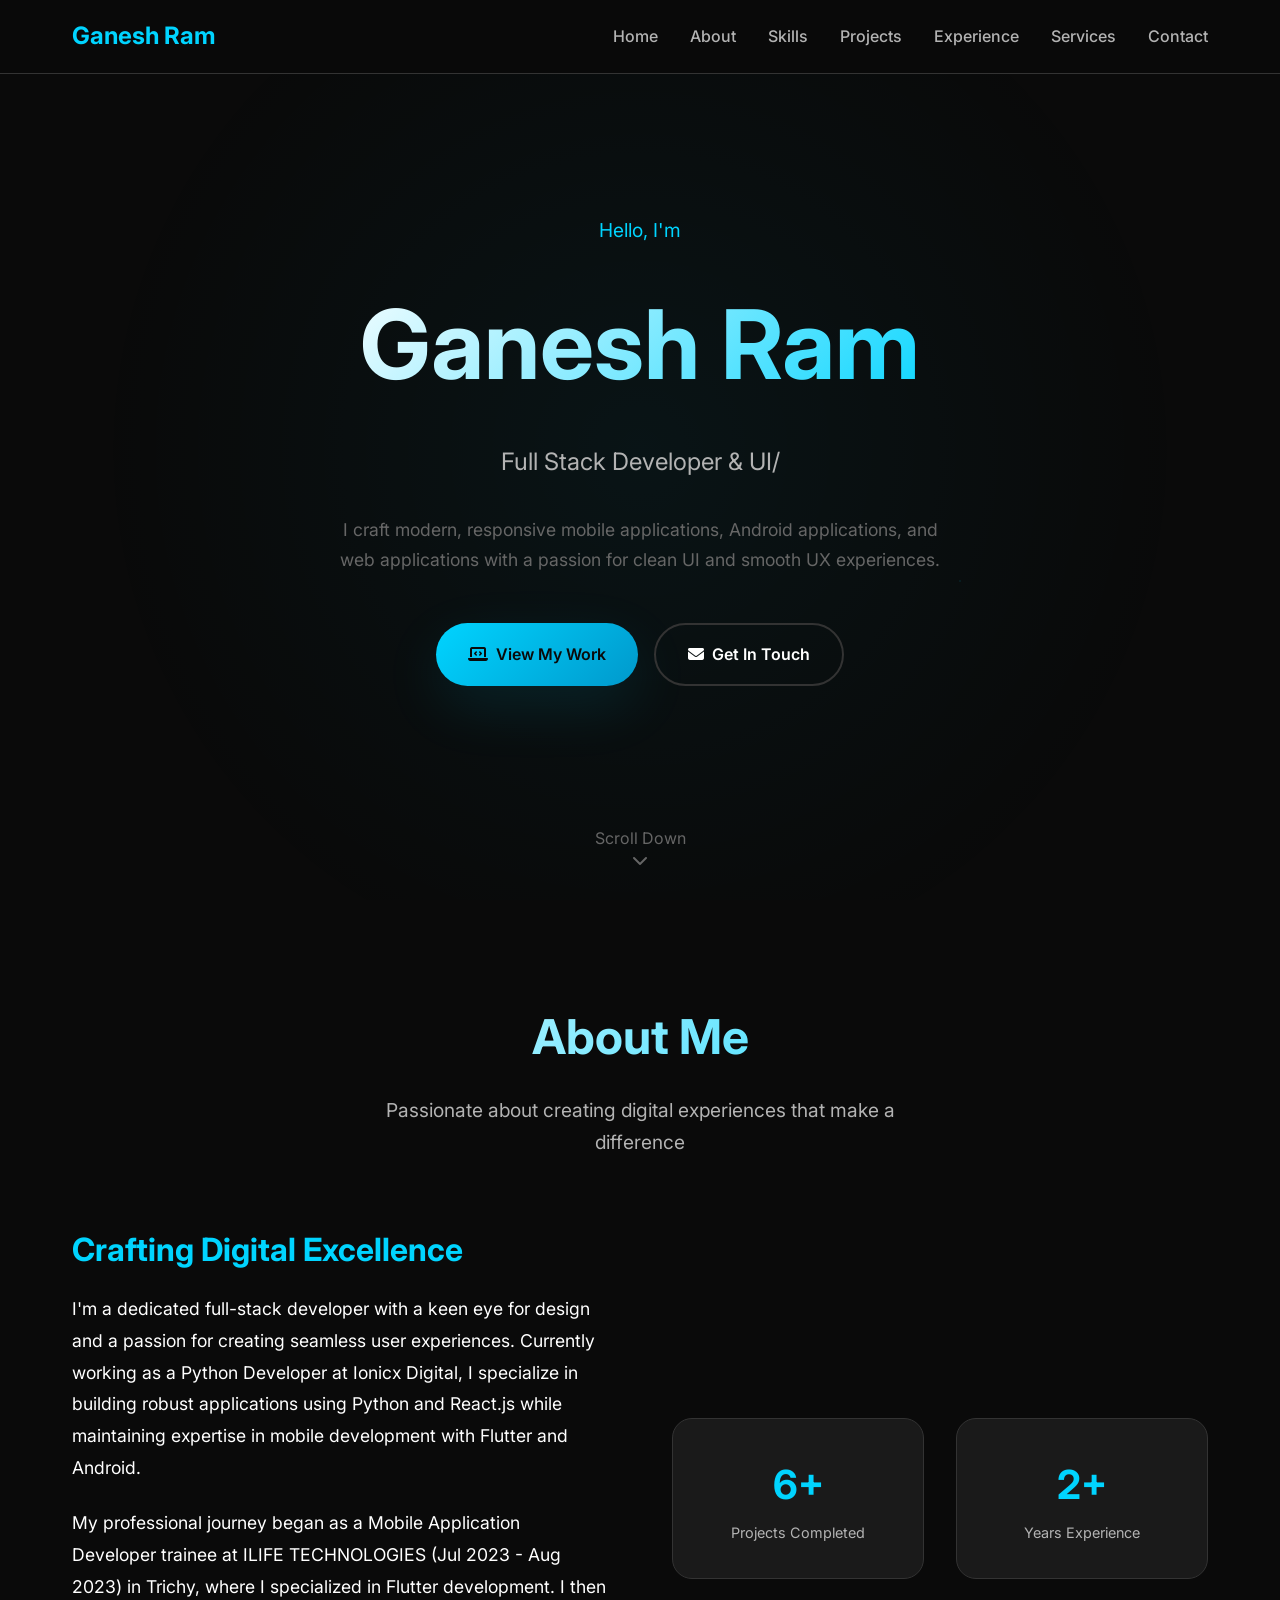
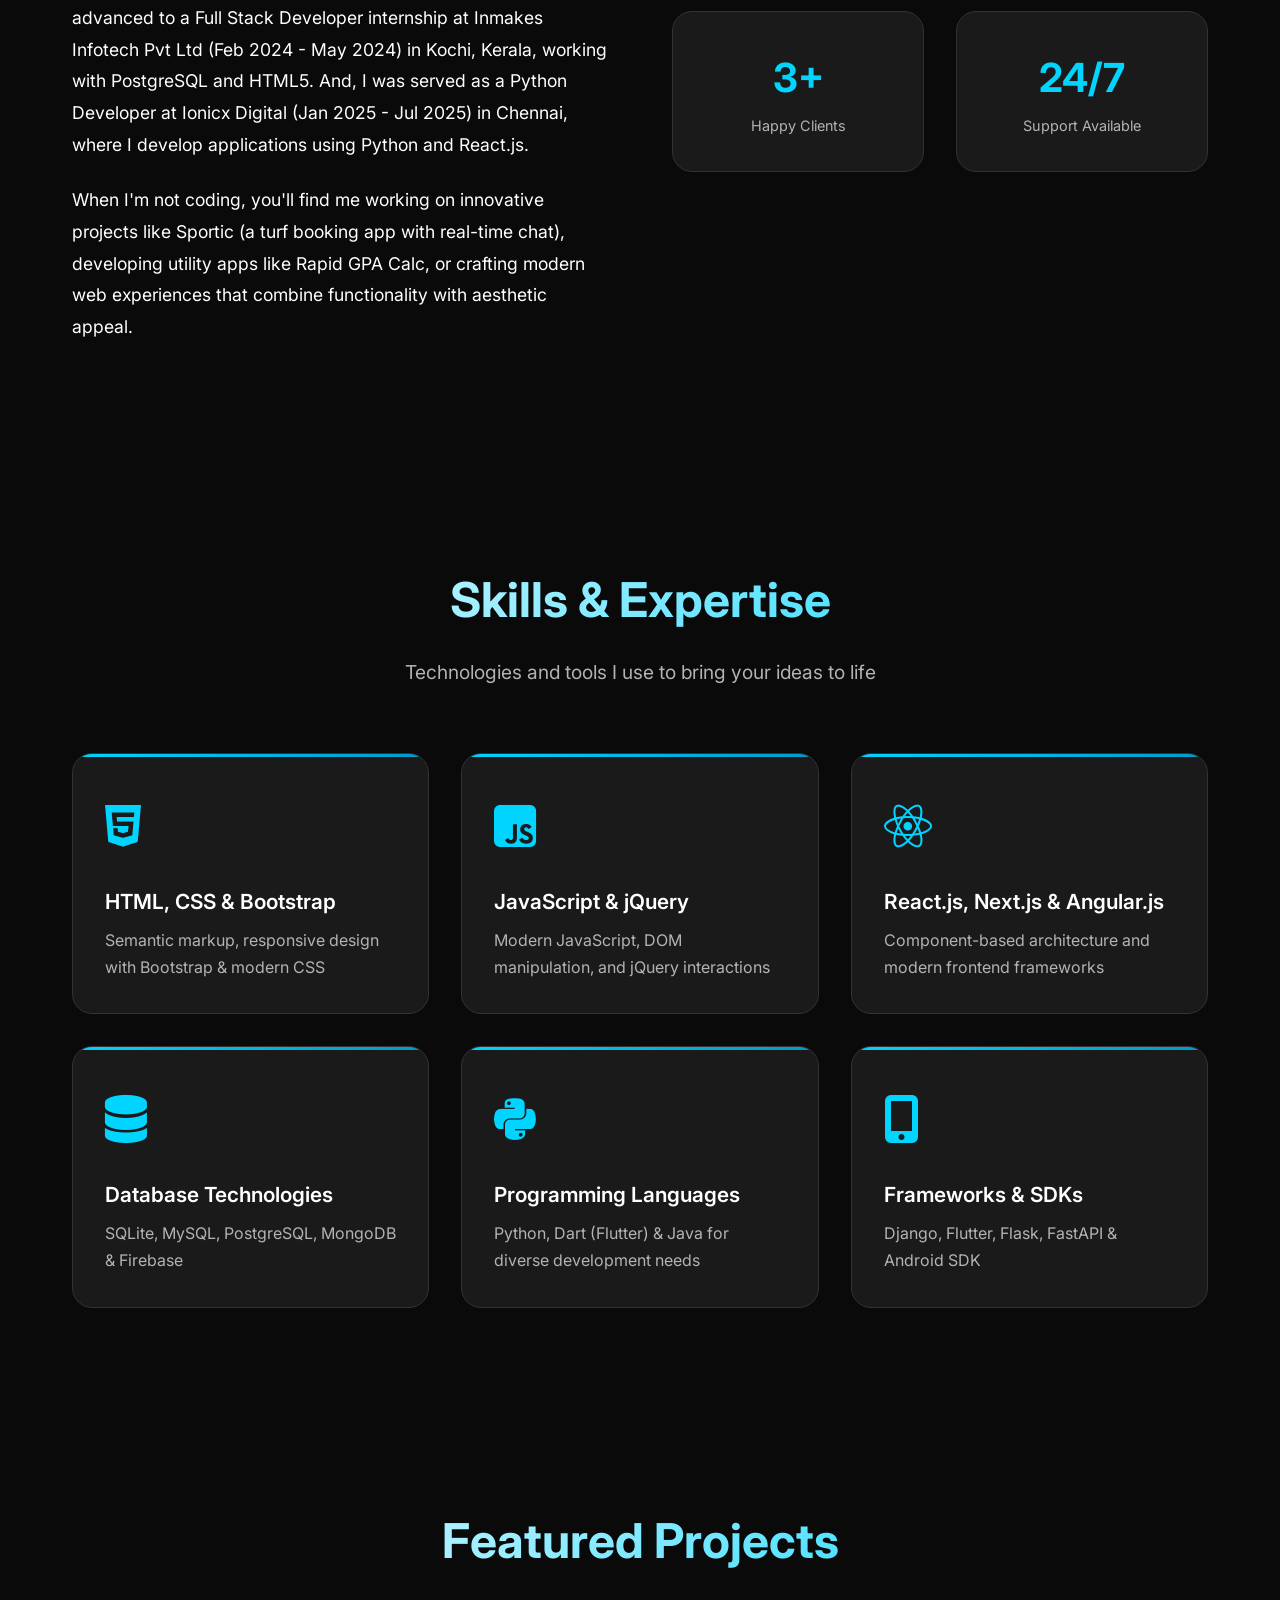
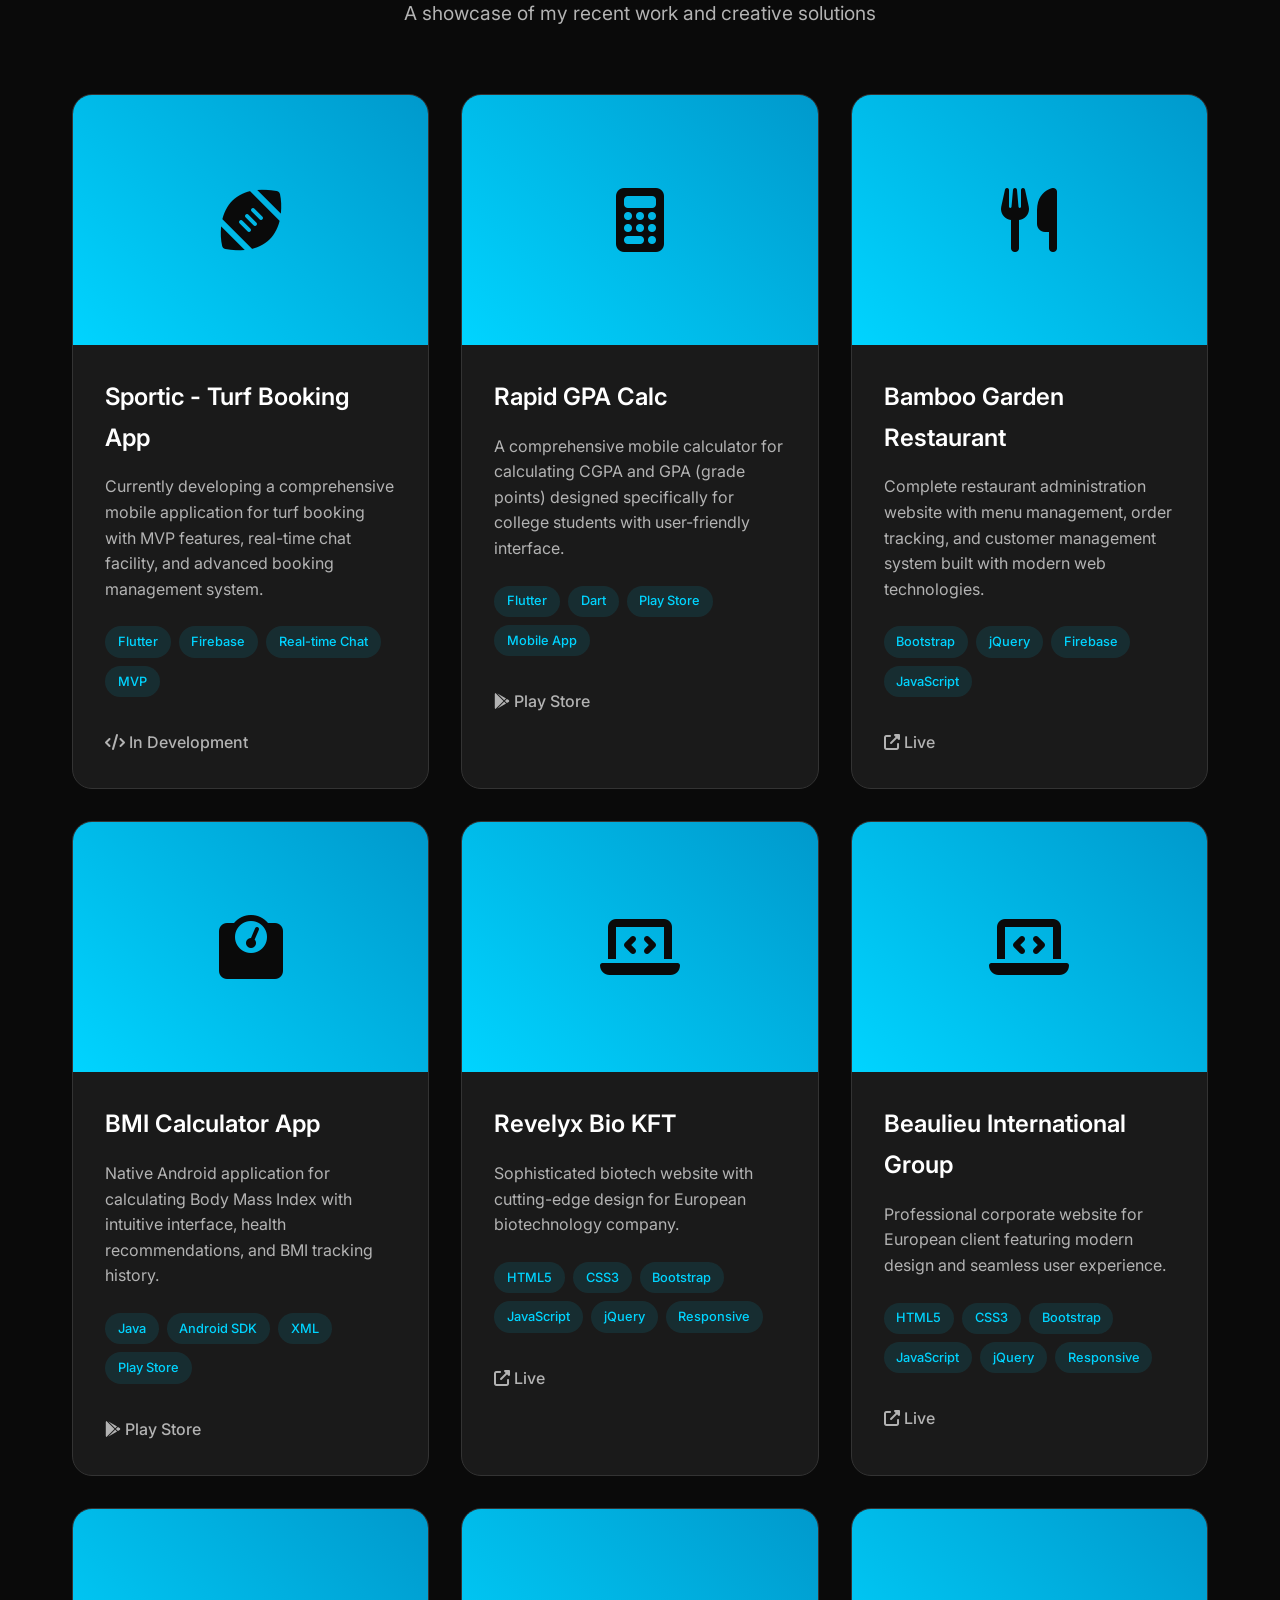
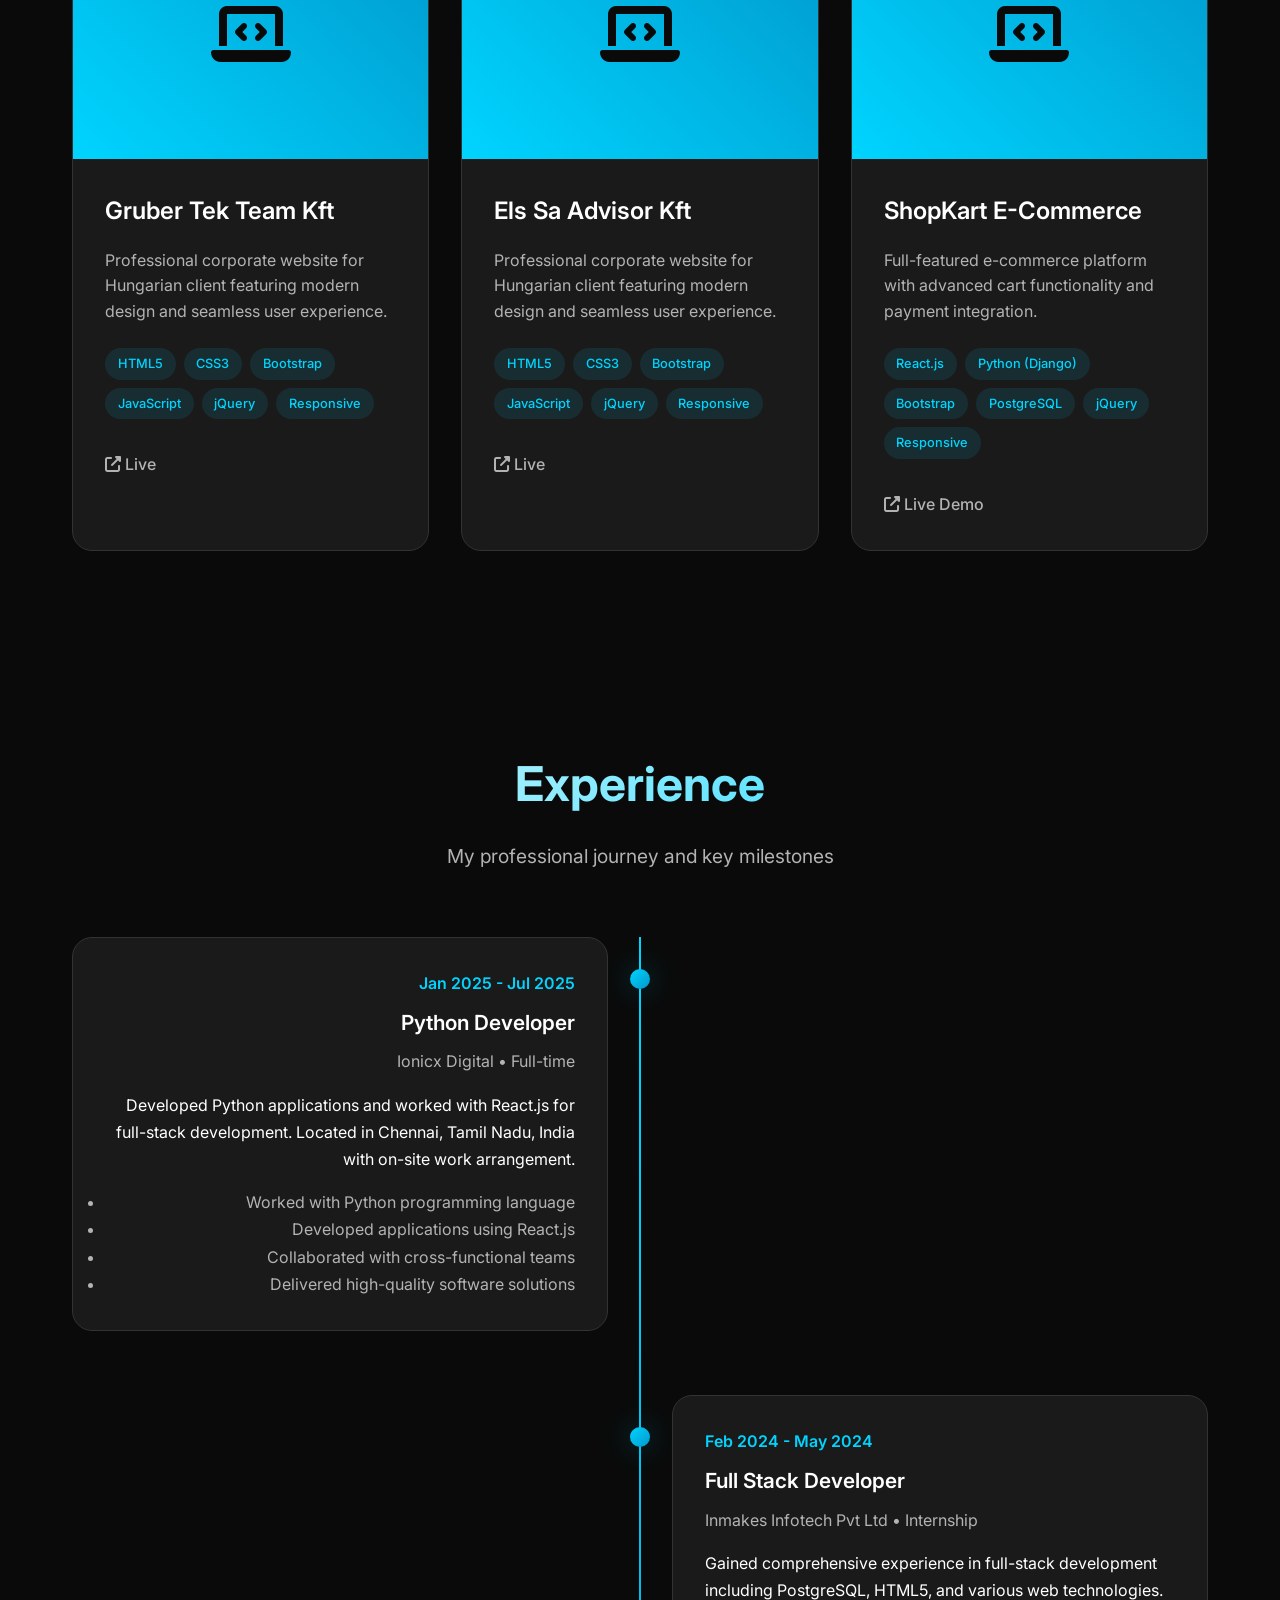
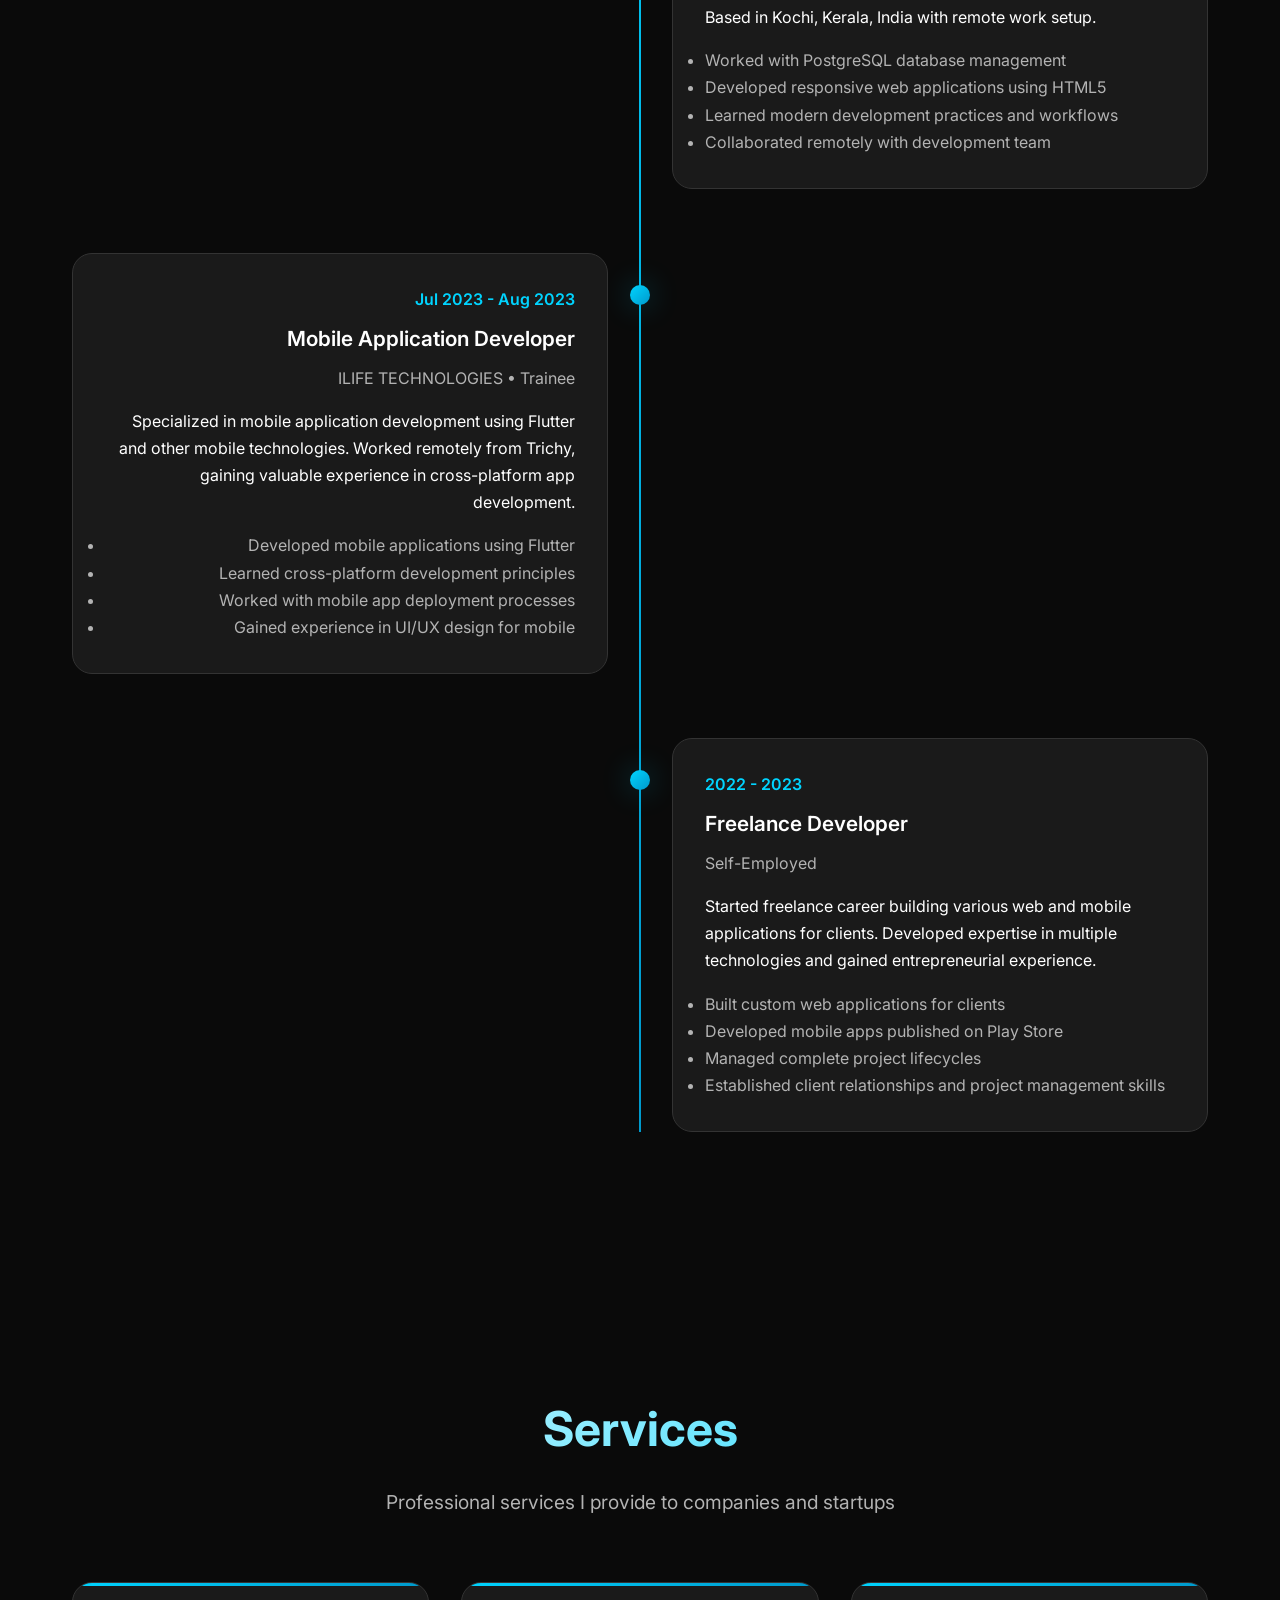
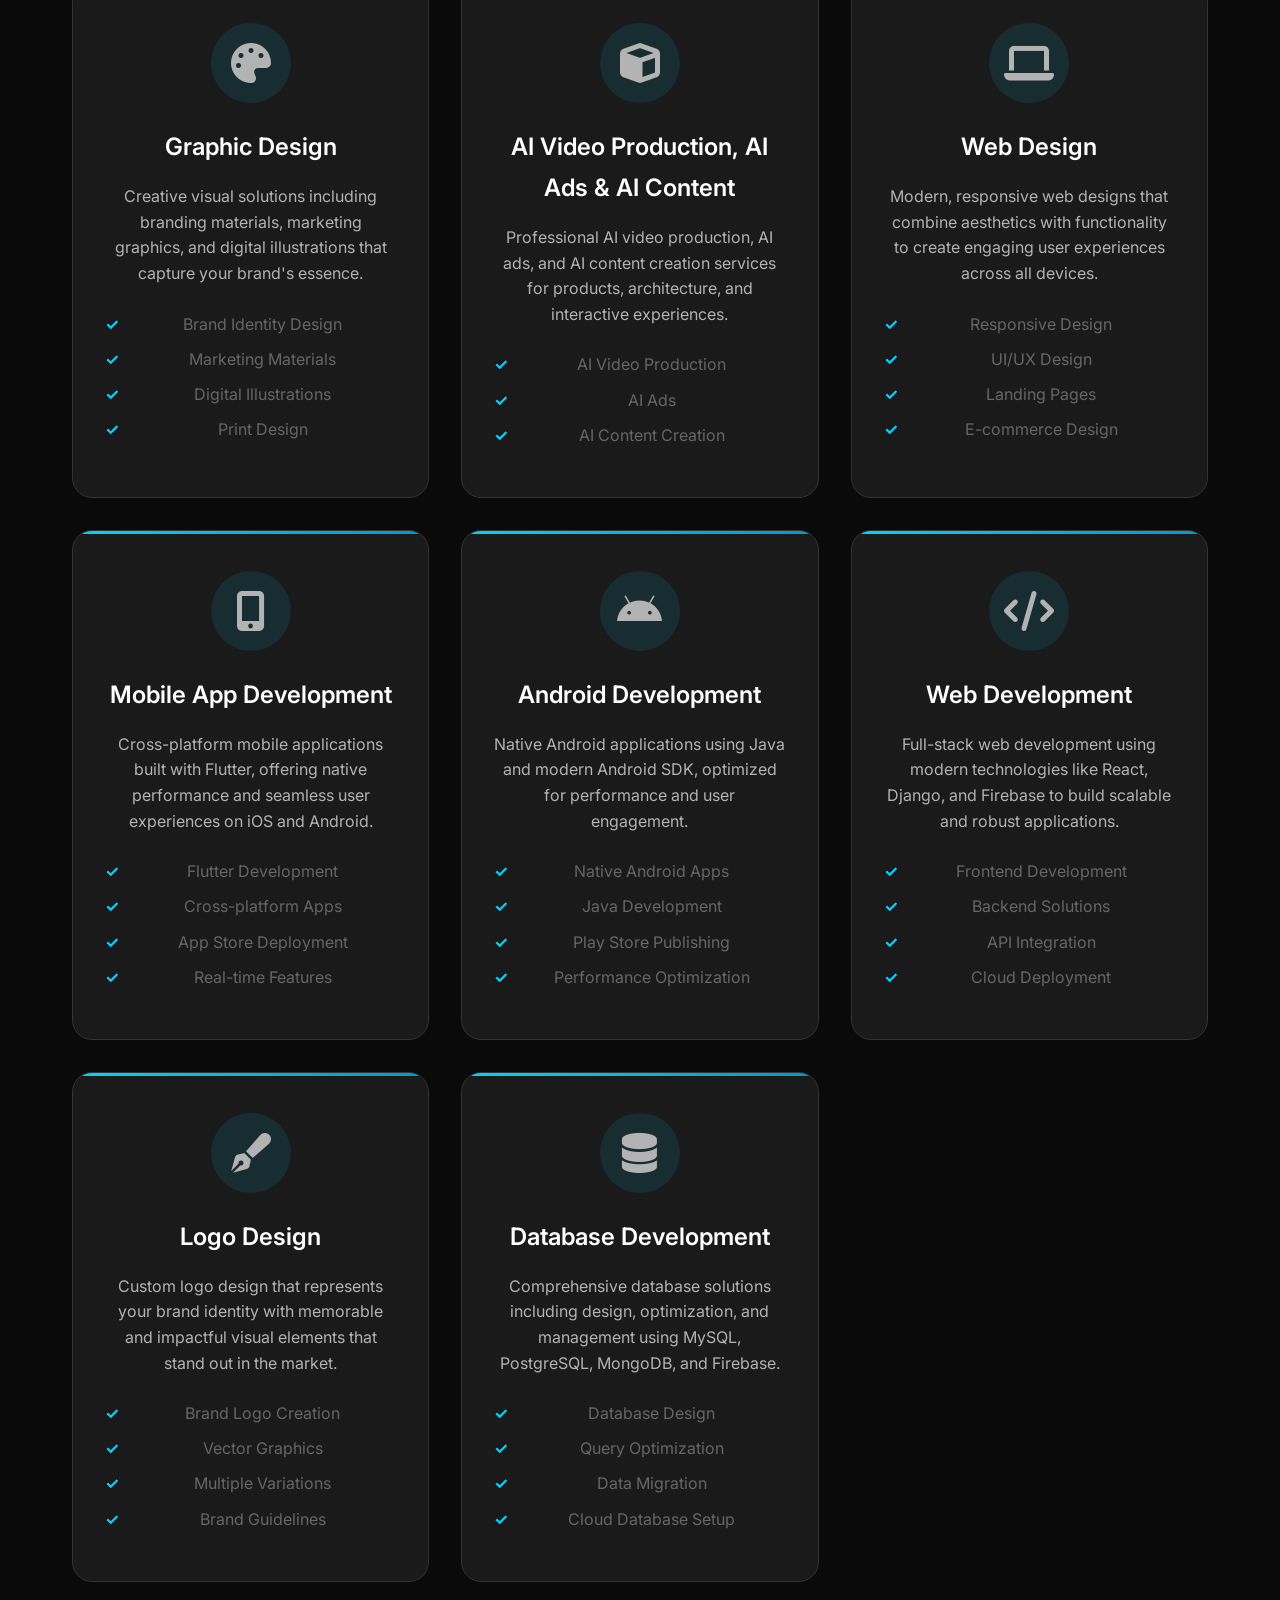
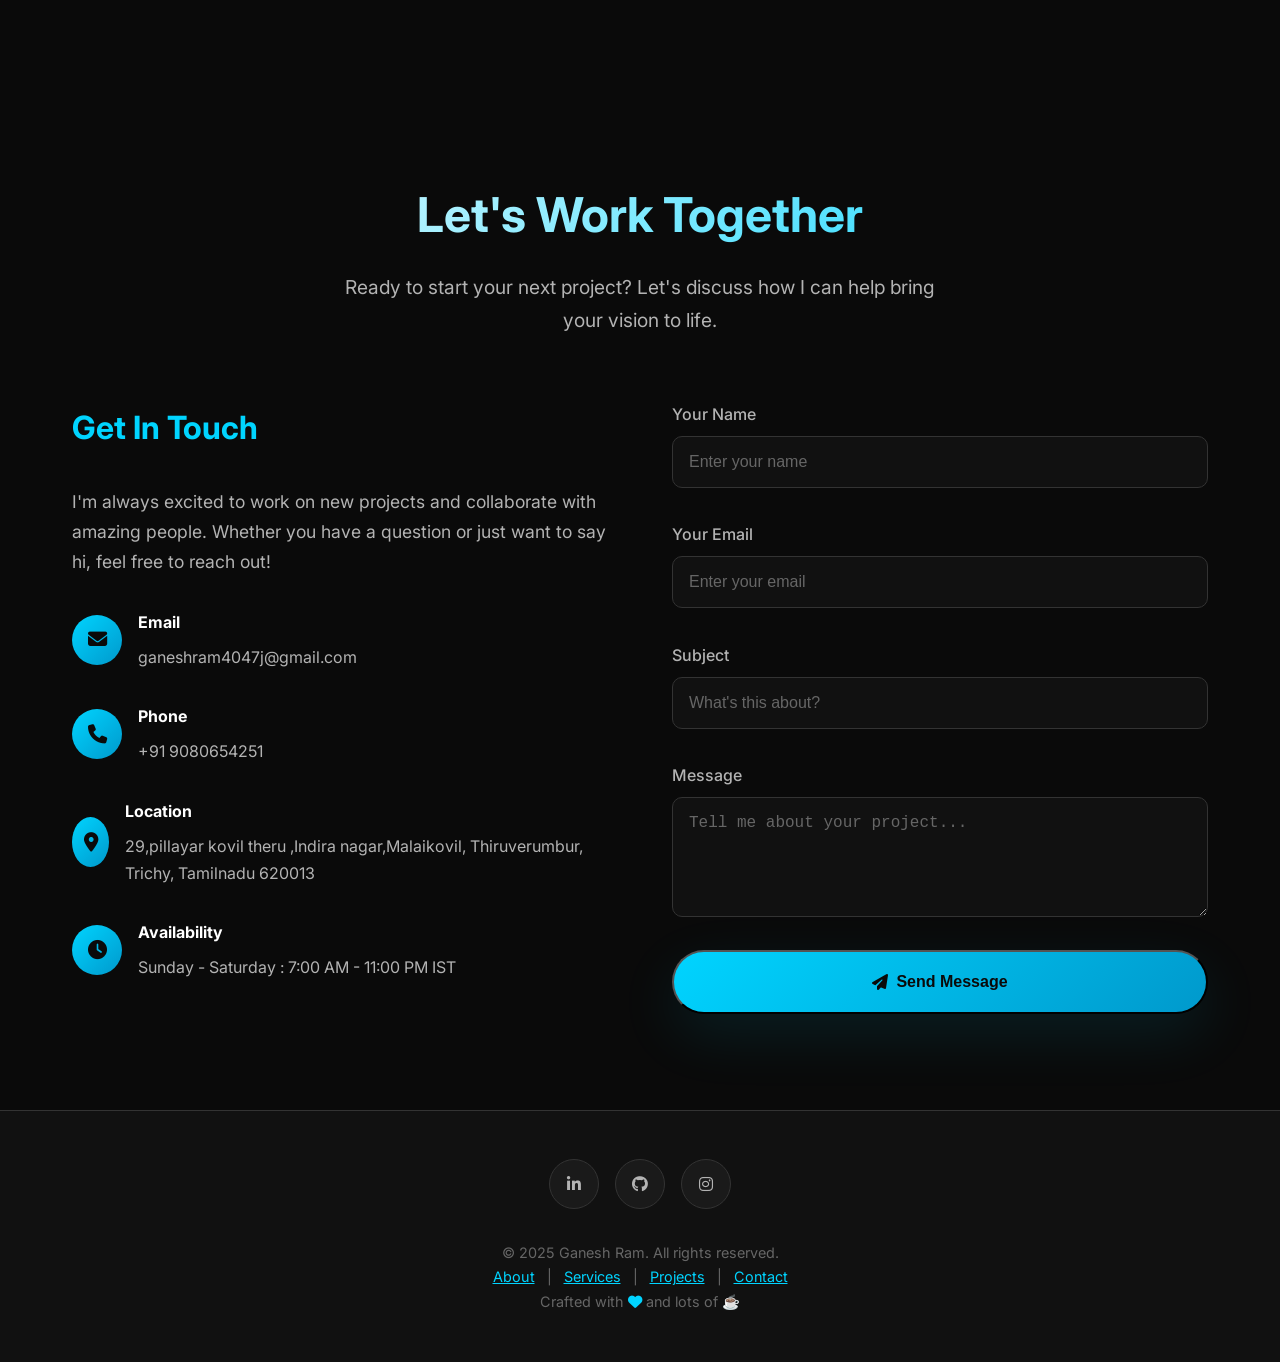
<file: index.html>
<!DOCTYPE html>
<html lang="en">

<head>
    <meta charset="UTF-8">
    <meta name="viewport" content="width=device-width, initial-scale=1.0">
    <title>Ganesh Ram | Full Stack Developer</title>
    <link rel="shortcut icon" href="port_icon.png" type="image/x-icon">

    <!-- Google Fonts -->
    <link
        href="https://fonts.googleapis.com/css2?family=Inter:wght@300;400;500;600;700&family=JetBrains+Mono:wght@400;500&display=swap"
        rel="stylesheet">

    <!-- Font Awesome -->
    <link rel="stylesheet" href="https://cdnjs.cloudflare.com/ajax/libs/font-awesome/6.4.0/css/all.min.css">

    <meta property="og:title" content="Ganesh Ram | Software Developer">
    <meta property="og:description" content="Full Stack Developer specializing in mobile and web applications with a passion for clean UI and smooth UX experiences.">
    <meta property="og:image" content="https://github.com/ganesh4047j/Portfolio/blob/main/og-image.jpeg">
    <meta property="og:url" content="https://ganesh4047j.github.io/Portfolio/">

    <style>
        * {
            margin: 0;
            padding: 0;
            box-sizing: border-box;
        }

        :root {
            --primary-bg: #0a0a0a;
            --secondary-bg: #111111;
            --card-bg: #1a1a1a;
            --accent-color: #00d4ff;
            --accent-gradient: linear-gradient(135deg, #00d4ff, #0099cc);
            --text-primary: #ffffff;
            --text-secondary: #b3b3b3;
            --text-muted: #666666;
            --border-color: #333333;
            --shadow: 0 20px 60px rgba(0, 212, 255, 0.1);
            --glow: 0 0 30px rgba(0, 212, 255, 0.3);
        }

        body {
            font-family: 'Inter', sans-serif;
            background: var(--primary-bg);
            color: var(--text-primary);
            overflow-x: hidden;
            line-height: 1.7;
        }

        /* Custom Scrollbar */
        ::-webkit-scrollbar {
            width: 8px;
        }

        ::-webkit-scrollbar-track {
            background: var(--primary-bg);
        }

        ::-webkit-scrollbar-thumb {
            background: var(--accent-color);
            border-radius: 4px;
        }

        /* Navigation */
        .navbar {
            position: fixed;
            top: 0;
            width: 100%;
            background: rgba(10, 10, 10, 0.95);
            backdrop-filter: blur(20px);
            border-bottom: 1px solid var(--border-color);
            z-index: 1000;
            transition: all 0.3s ease;
            padding: 1rem 0;
        }

        .navbar.scrolled {
            padding: 0.5rem 0;
            background: rgba(10, 10, 10, 0.98);
        }

        .nav-container {
            max-width: 1200px;
            margin: 0 auto;
            display: flex;
            justify-content: space-between;
            align-items: center;
            padding: 0 2rem;
        }

        .logo {
            font-size: 1.5rem;
            font-weight: 700;
            color: var(--accent-color);
            text-decoration: none;
        }

        .nav-links {
            display: flex;
            list-style: none;
            gap: 2rem;
        }

        /* Add for mobile menu open state */
        .nav-links.open {
            display: flex !important;
            flex-direction: column;
            position: absolute;
            top: 100%;
            right: 2rem;
            background: var(--secondary-bg);
            border: 1px solid var(--border-color);
            border-radius: 15px;
            box-shadow: var(--shadow);
            width: 200px;
            z-index: 2000;
            padding: 1rem 0;
            gap: 0;
        }

        .nav-links.open li {
            margin: 0;
            padding: 0.7rem 2rem;
            text-align: left;
        }

        .nav-links.open a {
            width: 100%;
            display: block;
        }

        .nav-links a {
            color: var(--text-secondary);
            text-decoration: none;
            font-weight: 500;
            transition: color 0.3s ease;
            position: relative;
        }

        .nav-links a::after {
            content: '';
            position: absolute;
            bottom: -5px;
            left: 0;
            width: 0;
            height: 2px;
            background: var(--accent-color);
            transition: width 0.3s ease;
        }

        .nav-links a:hover {
            color: var(--accent-color);
        }

        .nav-links a:hover::after {
            width: 100%;
        }

        .mobile-menu {
            display: none;
            background: none;
            border: none;
            color: var(--text-primary);
            font-size: 1.5rem;
            cursor: pointer;
        }

        /* Hero Section */
        .hero {
            height: 100vh;
            display: flex;
            align-items: center;
            justify-content: center;
            position: relative;
            background: radial-gradient(circle at 50% 50%, rgba(0, 212, 255, 0.05) 0%, transparent 70%);
        }

        .hero-content {
            text-align: center;
            max-width: 800px;
            padding: 0 2rem;
        }

        .hero-greeting {
            font-size: 1.2rem;
            color: var(--accent-color);
            margin-bottom: 1rem;
            opacity: 0;
            animation: fadeInUp 1s ease 0.5s forwards;
        }

        .hero-title {
            font-size: clamp(3rem, 8vw, 6rem);
            font-weight: 700;
            margin-bottom: 1rem;
            background: linear-gradient(135deg, var(--text-primary), var(--accent-color));
            -webkit-background-clip: text;
            -webkit-text-fill-color: transparent;
            opacity: 0;
            animation: fadeInUp 1s ease 0.7s forwards;
        }

        .hero-subtitle {
            font-size: 1.5rem;
            color: var(--text-secondary);
            margin-bottom: 2rem;
            opacity: 0;
            animation: fadeInUp 1s ease 0.9s forwards;
        }

        .hero-description {
            font-size: 1.1rem;
            color: var(--text-muted);
            margin-bottom: 3rem;
            max-width: 600px;
            margin-left: auto;
            margin-right: auto;
            opacity: 0;
            animation: fadeInUp 1s ease 1.1s forwards;
        }

        .cta-buttons {
            display: flex;
            gap: 1rem;
            justify-content: center;
            flex-wrap: wrap;
            opacity: 0;
            animation: fadeInUp 1s ease 1.3s forwards;
        }

        .btn {
            padding: 1rem 2rem;
            font-size: 1rem;
            font-weight: 600;
            text-decoration: none;
            border-radius: 50px;
            transition: all 0.3s ease;
            display: inline-flex;
            align-items: center;
            gap: 0.5rem;
        }

        .btn-primary {
            background: var(--accent-gradient);
            color: var(--primary-bg);
            box-shadow: var(--shadow);
        }

        .btn-primary:hover {
            transform: translateY(-2px);
            box-shadow: 0 25px 80px rgba(0, 212, 255, 0.2);
        }

        .btn-secondary {
            background: transparent;
            color: var(--text-primary);
            border: 2px solid var(--border-color);
        }

        .btn-secondary:hover {
            border-color: var(--accent-color);
            color: var(--accent-color);
            transform: translateY(-2px);
        }

        /* Scroll Indicator */
        .scroll-indicator {
            position: absolute;
            bottom: 2rem;
            left: 50%;
            transform: translateX(-50%);
            display: flex;
            flex-direction: column;
            align-items: center;
            color: var(--text-muted);
            animation: bounce 2s infinite;
        }

        /* Section Styles */
        .section {
            padding: 6rem 0;
            max-width: 1200px;
            margin: 0 auto;
            padding-left: 2rem;
            padding-right: 2rem;
        }

        .section-title {
            font-size: 3rem;
            font-weight: 700;
            text-align: center;
            margin-bottom: 1rem;
            background: linear-gradient(135deg, var(--text-primary), var(--accent-color));
            -webkit-background-clip: text;
            -webkit-text-fill-color: transparent;
        }

        .section-subtitle {
            text-align: center;
            color: var(--text-secondary);
            font-size: 1.2rem;
            margin-bottom: 4rem;
            max-width: 600px;
            margin-left: auto;
            margin-right: auto;
        }

        /* About Section */
        .about-grid {
            display: grid;
            grid-template-columns: 1fr 1fr;
            gap: 4rem;
            align-items: center;
            margin-top: 4rem;
        }

        .about-text h3 {
            font-size: 2rem;
            margin-bottom: 1rem;
            color: var(--accent-color);
        }

        .about-text p {
            margin-bottom: 1.5rem;
            font-size: 1.1rem;
            line-height: 1.8;
        }

        .stats-grid {
            display: grid;
            grid-template-columns: repeat(2, 1fr);
            gap: 2rem;
        }

        .stat-item {
            text-align: center;
            padding: 2rem;
            background: var(--card-bg);
            border-radius: 20px;
            border: 1px solid var(--border-color);
            transition: all 0.3s ease;
        }

        .stat-item:hover {
            transform: translateY(-5px);
            box-shadow: var(--shadow);
        }

        .stat-number {
            font-size: 2.5rem;
            font-weight: 700;
            color: var(--accent-color);
            display: block;
        }

        .stat-label {
            color: var(--text-secondary);
            font-size: 0.9rem;
            margin-top: 0.5rem;
        }

        /* Skills Section */
        .skills-grid {
            display: grid;
            grid-template-columns: repeat(auto-fit, minmax(300px, 1fr));
            gap: 2rem;
            margin-top: 4rem;
        }

        .skill-card {
            background: var(--card-bg);
            padding: 2rem;
            border-radius: 20px;
            border: 1px solid var(--border-color);
            transition: all 0.3s ease;
            position: relative;
            overflow: hidden;
        }

        .skill-card::before {
            content: '';
            position: absolute;
            top: 0;
            left: 0;
            width: 100%;
            height: 3px;
            background: var(--accent-gradient);
        }

        .skill-card:hover {
            transform: translateY(-10px);
            box-shadow: var(--shadow);
        }

        .skill-icon {
            font-size: 3rem;
            color: var(--accent-color);
            margin-bottom: 1rem;
        }

        .skill-name {
            font-size: 1.3rem;
            font-weight: 600;
            margin-bottom: 0.5rem;
        }

        .skill-description {
            color: var(--text-secondary);
        }

        /* Projects Section */
        .projects-grid {
            display: grid;
            grid-template-columns: repeat(auto-fit, minmax(350px, 1fr));
            gap: 2rem;
            margin-top: 4rem;
        }

        .project-card {
            background: var(--card-bg);
            border-radius: 20px;
            overflow: hidden;
            border: 1px solid var(--border-color);
            transition: all 0.3s ease;
            position: relative;
        }

        .project-card:hover {
            transform: translateY(-10px);
            box-shadow: var(--shadow);
        }

        .project-image {
            width: 100%;
            height: 250px;
            background: linear-gradient(45deg, var(--accent-color), #0099cc);
            display: flex;
            align-items: center;
            justify-content: center;
            font-size: 4rem;
            color: var(--primary-bg);
            position: relative;
            overflow: hidden;
        }

        .project-content {
            padding: 2rem;
        }

        .project-title {
            font-size: 1.5rem;
            font-weight: 600;
            margin-bottom: 1rem;
        }

        .project-description {
            color: var(--text-secondary);
            margin-bottom: 1.5rem;
            line-height: 1.6;
        }

        .project-tech {
            display: flex;
            flex-wrap: wrap;
            gap: 0.5rem;
            margin-bottom: 2rem;
        }

        .tech-tag {
            background: rgba(0, 212, 255, 0.1);
            color: var(--accent-color);
            padding: 0.3rem 0.8rem;
            border-radius: 20px;
            font-size: 0.8rem;
            font-weight: 500;
        }

        .project-links {
            display: flex;
            gap: 1rem;
        }

        .project-link {
            color: var(--text-secondary);
            text-decoration: none;
            font-weight: 500;
            transition: color 0.3s ease;
        }

        .project-link:hover {
            color: var(--accent-color);
        }

        /* Experience Timeline */
        .timeline {
            position: relative;
            margin-top: 4rem;
        }

        .timeline::before {
            content: '';
            position: absolute;
            left: 50%;
            top: 0;
            bottom: 0;
            width: 2px;
            background: var(--accent-gradient);
            transform: translateX(-50%);
        }

        .timeline-item {
            margin-bottom: 4rem;
            position: relative;
        }

        .timeline-item:nth-child(odd) .timeline-content {
            margin-right: calc(50% + 2rem);
            text-align: right;
        }

        .timeline-item:nth-child(even) .timeline-content {
            margin-left: calc(50% + 2rem);
        }

        .timeline-content {
            background: var(--card-bg);
            padding: 2rem;
            border-radius: 20px;
            border: 1px solid var(--border-color);
            position: relative;
            transition: all 0.3s ease;
        }

        .timeline-content:hover {
            transform: translateY(-5px);
            box-shadow: var(--shadow);
        }

        .timeline-dot {
            position: absolute;
            left: 50%;
            top: 2rem;
            width: 20px;
            height: 20px;
            background: var(--accent-gradient);
            border-radius: 50%;
            transform: translateX(-50%);
            box-shadow: var(--glow);
        }

        .timeline-date {
            color: var(--accent-color);
            font-weight: 600;
            margin-bottom: 0.5rem;
        }

        .timeline-title {
            font-size: 1.3rem;
            font-weight: 600;
            margin-bottom: 0.5rem;
        }

        .timeline-company {
            color: var(--text-secondary);
            margin-bottom: 1rem;
        }

        /* Services Section */
        .services-grid {
            display: grid;
            grid-template-columns: repeat(auto-fit, minmax(300px, 1fr));
            gap: 2rem;
            margin-top: 4rem;
        }

        .service-card {
            background: var(--card-bg);
            padding: 2.5rem 2rem;
            border-radius: 20px;
            border: 1px solid var(--border-color);
            transition: all 0.3s ease;
            position: relative;
            overflow: hidden;
            text-align: center;
        }

        .service-card::before {
            content: '';
            position: absolute;
            top: 0;
            left: 0;
            width: 100%;
            height: 3px;
            background: var(--accent-gradient);
        }

        .service-card:hover {
            transform: translateY(-10px);
            box-shadow: var(--shadow);
        }

        .service-card:hover .service-icon {
            transform: scale(1.1);
            color: var(--accent-color);
        }

        .service-icon {
            width: 80px;
            height: 80px;
            background: rgba(0, 212, 255, 0.1);
            border-radius: 50%;
            display: flex;
            align-items: center;
            justify-content: center;
            font-size: 2.5rem;
            color: var(--text-secondary);
            margin: 0 auto 1.5rem;
            transition: all 0.3s ease;
        }

        .service-title {
            font-size: 1.5rem;
            font-weight: 600;
            margin-bottom: 1rem;
            color: var(--text-primary);
        }

        .service-description {
            color: var(--text-secondary);
            margin-bottom: 1.5rem;
            line-height: 1.6;
        }

        .service-features {
            list-style: none;
            padding: 0;
        }

        .service-features li {
            color: var(--text-muted);
            margin-bottom: 0.5rem;
            position: relative;
            padding-left: 1.5rem;
        }

        .service-features li::before {
            content: '✓';
            position: absolute;
            left: 0;
            color: var(--accent-color);
            font-weight: bold;
        }

        /* Contact Section */
        .contact-grid {
            display: grid;
            grid-template-columns: 1fr 1fr;
            gap: 4rem;
            margin-top: 4rem;
        }

        .contact-info h3 {
            font-size: 2rem;
            margin-bottom: 2rem;
            color: var(--accent-color);
        }

        .contact-item {
            display: flex;
            align-items: center;
            gap: 1rem;
            margin-bottom: 2rem;
        }

        .contact-icon {
            width: 50px;
            height: 50px;
            background: var(--accent-gradient);
            border-radius: 50%;
            display: flex;
            align-items: center;
            justify-content: center;
            color: var(--primary-bg);
            font-size: 1.2rem;
        }

        .contact-form {
            display: grid;
            gap: 1.5rem;
        }

        .form-group {
            display: flex;
            flex-direction: column;
        }

        .form-group label {
            margin-bottom: 0.5rem;
            color: var(--text-secondary);
            font-weight: 500;
        }

        .form-control {
            background: var(--secondary-bg);
            border: 1px solid var(--border-color);
            border-radius: 10px;
            padding: 1rem;
            color: var(--text-primary);
            font-size: 1rem;
            transition: all 0.3s ease;
        }

        .form-control:focus {
            outline: none;
            border-color: var(--accent-color);
            box-shadow: 0 0 0 2px rgba(0, 212, 255, 0.2);
        }

        .form-control::placeholder {
            color: var(--text-muted);
        }

        textarea.form-control {
            resize: vertical;
            min-height: 120px;
        }

        /* Footer */
        .footer {
            background: var(--secondary-bg);
            border-top: 1px solid var(--border-color);
            padding: 3rem 0;
            text-align: center;
        }

        .footer-content {
            max-width: 1200px;
            margin: 0 auto;
            padding: 0 2rem;
        }

        .social-links {
            display: flex;
            justify-content: center;
            gap: 1rem;
            margin-bottom: 2rem;
        }

        .social-link {
            width: 50px;
            height: 50px;
            background: var(--card-bg);
            border: 1px solid var(--border-color);
            border-radius: 50%;
            display: flex;
            align-items: center;
            justify-content: center;
            color: var(--text-secondary);
            text-decoration: none;
            transition: all 0.3s ease;
        }

        .social-link:hover {
            background: var(--accent-color);
            color: var(--primary-bg);
            transform: translateY(-3px);
        }

        /* Animations */
        @keyframes fadeInUp {
            from {
                opacity: 0;
                transform: translateY(30px);
            }

            to {
                opacity: 1;
                transform: translateY(0);
            }
        }

        @keyframes bounce {

            0%,
            20%,
            50%,
            80%,
            100% {
                transform: translateY(0) translateX(-50%);
            }

            40% {
                transform: translateY(-10px) translateX(-50%);
            }

            60% {
                transform: translateY(-5px) translateX(-50%);
            }
        }

        .fade-in {
            opacity: 0;
            transform: translateY(30px);
            transition: all 0.8s ease;
        }

        .fade-in.visible {
            opacity: 1;
            transform: translateY(0);
        }

        /* Responsive Design */
        @media (max-width: 768px) {
            .nav-links {
                display: none;
            }

            .mobile-menu {
                display: block;
            }

            .hero-title {
                font-size: clamp(2.5rem, 10vw, 4rem);
            }

            .hero-subtitle {
                font-size: 1.2rem;
            }

            .cta-buttons {
                flex-direction: column;
                align-items: center;
            }

            .about-grid {
                grid-template-columns: 1fr;
                gap: 2rem;
            }

            .stats-grid {
                grid-template-columns: 1fr;
            }

            .skills-grid {
                grid-template-columns: 1fr;
            }

            .services-grid {
                grid-template-columns: 1fr;
            }

            .projects-grid {
                grid-template-columns: 1fr;
            }

            .timeline::before {
                left: 1rem;
            }

            .timeline-item:nth-child(odd) .timeline-content,
            .timeline-item:nth-child(even) .timeline-content {
                margin-left: 3rem;
                margin-right: 0;
                text-align: left;
            }

            .timeline-dot {
                left: 1rem;
                transform: translateX(-50%);
            }

            .contact-grid {
                grid-template-columns: 1fr;
                gap: 2rem;
            }

            .section {
                padding: 4rem 0;
                padding-left: 1rem;
                padding-right: 1rem;
            }
        }

        @media (max-width: 480px) {
            .nav-container {
                padding: 0 1rem;
            }

            .hero-content {
                padding: 0 1rem;
            }

            .section-title {
                font-size: 2rem;
            }

            .btn {
                padding: 0.8rem 1.5rem;
                font-size: 0.9rem;
            }

            .contact-item {
                flex-direction: column;
                align-items: flex-start;
                gap: 0.5rem;
            }

            .contact-icon {
                width: 32px;
                height: 32px;
                font-size: 0.9rem;
                margin: 0 0 0.2rem 0;
            }

            /* Location text wrap */
            .contact-item p {
                word-break: break-word;
                font-size: 0.95rem;
            }
        }
    </style>
</head>

<body>
    <!-- Navigation -->
    <nav class="navbar" id="navbar">
        <div class="nav-container">
            <a href="#" class="logo">Ganesh Ram</a>
            <ul class="nav-links" id="nav-links">
                <li><a href="#home">Home</a></li>
                <li><a href="#about">About</a></li>
                <li><a href="#skills">Skills</a></li>
                <li><a href="#projects">Projects</a></li>
                <li><a href="#experience">Experience</a></li>
                <li><a href="#services">Services</a></li>
                <li><a href="#contact">Contact</a></li>
            </ul>
            <button class="mobile-menu" id="mobile-menu" aria-label="Open navigation menu">
                <i class="fas fa-bars"></i>
            </button>
        </div>
    </nav>

    <!-- Hero Section -->
    <section id="home" class="hero">
        <div class="hero-content">
            <div class="hero-greeting">Hello, I'm</div>
            <h1 class="hero-title">Ganesh Ram</h1>
            <p class="hero-subtitle">Full Stack Developer & UI/UX Enthusiast</p>
            <p class="hero-description">
                I craft modern, responsive mobile applications, Android applications, and web applications with a
                passion for clean UI and smooth UX experiences.
            </p>
            <div class="cta-buttons">
                <a href="#projects" class="btn btn-primary">
                    <i class="fas fa-laptop-code"></i>
                    View My Work
                </a>
                <a href="#contact" class="btn btn-secondary">
                    <i class="fas fa-envelope"></i>
                    Get In Touch
                </a>
            </div>
        </div>
        <div class="scroll-indicator">
            <span>Scroll Down</span>
            <i class="fas fa-chevron-down"></i>
        </div>
    </section>

    <!-- About Section -->
    <section id="about" class="section">
        <h2 class="section-title fade-in">About Me</h2>
        <p class="section-subtitle fade-in">
            Passionate about creating digital experiences that make a difference
        </p>

        <div class="about-grid fade-in">
            <div class="about-text">
                <h3>Crafting Digital Excellence</h3>
                <p>
                    I'm a dedicated full-stack developer with a keen eye for design and a passion for creating seamless
                    user experiences. Currently working as a Python Developer at Ionicx Digital, I specialize in
                    building robust applications using Python and React.js while maintaining expertise in mobile
                    development with Flutter and Android.
                </p>
                <p>
                    My professional journey began as a Mobile Application Developer trainee at ILIFE TECHNOLOGIES (Jul
                    2023 - Aug 2023) in Trichy, where I specialized in Flutter development. I then advanced to a Full
                    Stack Developer internship at Inmakes Infotech Pvt Ltd (Feb 2024 - May 2024) in Kochi, Kerala,
                    working with PostgreSQL and HTML5. And, I was served as a Python Developer at Ionicx Digital (Jan
                    2025 - Jul 2025) in Chennai, where I develop applications using Python and React.js.
                </p>
                <p>
                    When I'm not coding, you'll find me working on innovative projects like Sportic (a turf booking app
                    with real-time chat), developing utility apps like Rapid GPA Calc, or crafting modern web
                    experiences that combine functionality with aesthetic appeal.
                </p>
            </div>

            <div class="stats-grid">
                <div class="stat-item fade-in">
                    <span class="stat-number">6+</span>
                    <span class="stat-label">Projects Completed</span>
                </div>
                <div class="stat-item fade-in">
                    <span class="stat-number">2+</span>
                    <span class="stat-label">Years Experience</span>
                </div>
                <div class="stat-item fade-in">
                    <span class="stat-number">3+</span>
                    <span class="stat-label">Happy Clients</span>
                </div>
                <div class="stat-item fade-in">
                    <span class="stat-number">24/7</span>
                    <span class="stat-label">Support Available</span>
                </div>
            </div>
        </div>
    </section>

    <!-- Skills Section -->
    <section id="skills" class="section">
        <h2 class="section-title fade-in">Skills & Expertise</h2>
        <p class="section-subtitle fade-in">
            Technologies and tools I use to bring your ideas to life
        </p>

        <div class="skills-grid">
            <div class="skill-card fade-in">
                <div class="skill-icon">
                    <i class="fab fa-html5"></i>
                </div>
                <h3 class="skill-name">HTML, CSS & Bootstrap</h3>
                <p class="skill-description">Semantic markup, responsive design with Bootstrap & modern CSS</p>
            </div>

            <div class="skill-card fade-in">
                <div class="skill-icon">
                    <i class="fab fa-js-square"></i>
                </div>
                <h3 class="skill-name">JavaScript & jQuery</h3>
                <p class="skill-description">Modern JavaScript, DOM manipulation, and jQuery interactions</p>
            </div>

            <div class="skill-card fade-in">
                <div class="skill-icon">
                    <i class="fab fa-react"></i>
                </div>
                <h3 class="skill-name">React.js, Next.js & Angular.js</h3>
                <p class="skill-description">Component-based architecture and modern frontend frameworks</p>
            </div>

            <div class="skill-card fade-in">
                <div class="skill-icon">
                    <i class="fas fa-database"></i>
                </div>
                <h3 class="skill-name">Database Technologies</h3>
                <p class="skill-description">SQLite, MySQL, PostgreSQL, MongoDB & Firebase</p>
            </div>

            <div class="skill-card fade-in">
                <div class="skill-icon">
                    <i class="fab fa-python"></i>
                </div>
                <h3 class="skill-name">Programming Languages</h3>
                <p class="skill-description">Python, Dart (Flutter) & Java for diverse development needs</p>
            </div>

            <div class="skill-card fade-in">
                <div class="skill-icon">
                    <i class="fas fa-mobile-alt"></i>
                </div>
                <h3 class="skill-name">Frameworks & SDKs</h3>
                <p class="skill-description">Django, Flutter, Flask, FastAPI & Android SDK</p>
            </div>
        </div>
    </section>

    <!-- Projects Section -->
    <section id="projects" class="section">
        <h2 class="section-title fade-in">Featured Projects</h2>
        <p class="section-subtitle fade-in">
            A showcase of my recent work and creative solutions
        </p>

        <div class="projects-grid">
            <div class="project-card fade-in">
                <div class="project-image">
                    <i class="fas fa-football-ball"></i>
                </div>
                <div class="project-content">
                    <h3 class="project-title">Sportic - Turf Booking App</h3>
                    <p class="project-description">
                        Currently developing a comprehensive mobile application for turf booking with MVP features,
                        real-time chat facility, and advanced booking management system.
                    </p>
                    <div class="project-tech">
                        <span class="tech-tag">Flutter</span>
                        <span class="tech-tag">Firebase</span>
                        <span class="tech-tag">Real-time Chat</span>
                        <span class="tech-tag">MVP</span>
                    </div>
                    <div class="project-links">
                        <a href="#" class="project-link">
                            <i class="fas fa-code"></i> In Development
                        </a>
                    </div>
                </div>
            </div>

            <div class="project-card fade-in">
                <div class="project-image">
                    <i class="fas fa-calculator"></i>
                </div>
                <div class="project-content">
                    <h3 class="project-title">Rapid GPA Calc</h3>
                    <p class="project-description">
                        A comprehensive mobile calculator for calculating CGPA and GPA (grade points) designed
                        specifically for college students with user-friendly interface.
                    </p>
                    <div class="project-tech">
                        <span class="tech-tag">Flutter</span>
                        <span class="tech-tag">Dart</span>
                        <span class="tech-tag">Play Store</span>
                        <span class="tech-tag">Mobile App</span>
                    </div>
                    <div class="project-links">
                        <a href="https://play.google.com/store/apps/details?id=edu.rapid.cgpa" target="_blank"
                            class="project-link">
                            <i class="fab fa-google-play"></i> Play Store
                        </a>
                    </div>
                </div>
            </div>

            <div class="project-card fade-in">
                <div class="project-image">
                    <i class="fas fa-utensils"></i>
                </div>
                <div class="project-content">
                    <h3 class="project-title">Bamboo Garden Restaurant</h3>
                    <p class="project-description">
                        Complete restaurant administration website with menu management, order tracking, and customer
                        management system built with modern web technologies.
                    </p>
                    <div class="project-tech">
                        <span class="tech-tag">Bootstrap</span>
                        <span class="tech-tag">jQuery</span>
                        <span class="tech-tag">Firebase</span>
                        <span class="tech-tag">JavaScript</span>
                    </div>
                    <div class="project-links">
                        <a href="https://ganesh4047j.github.io/BambooGarden/" target="_blank" class="project-link">
                            <i class="fas fa-external-link-alt"></i> Live
                        </a>
                    </div>
                </div>
            </div>

            <div class="project-card fade-in">
                <div class="project-image">
                    <i class="fas fa-weight"></i>
                </div>
                <div class="project-content">
                    <h3 class="project-title">BMI Calculator App</h3>
                    <p class="project-description">
                        Native Android application for calculating Body Mass Index with intuitive interface, health
                        recommendations, and BMI tracking history.
                    </p>
                    <div class="project-tech">
                        <span class="tech-tag">Java</span>
                        <span class="tech-tag">Android SDK</span>
                        <span class="tech-tag">XML</span>
                        <span class="tech-tag">Play Store</span>
                    </div>
                    <div class="project-links">
                        <a href="https://play.google.com/store/apps/details?id=com.calc.bmicalculator&pcampaignid=web_share"
                            target="_blank" class="project-link">
                            <i class="fab fa-google-play"></i> Play Store
                        </a>
                    </div>
                </div>
            </div>

            <div class="project-card fade-in">
                <div class="project-image">
                    <i class="fas fa-laptop-code"></i>
                </div>
                <div class="project-content">
                    <h3 class="project-title">Revelyx Bio KFT</h3>
                    <p class="project-description">
                        Sophisticated biotech website with cutting-edge design for European biotechnology company.
                    </p>
                    <div class="project-tech">
                        <span class="tech-tag">HTML5</span>
                        <span class="tech-tag">CSS3</span>
                        <span class="tech-tag">Bootstrap</span>
                        <span class="tech-tag">JavaScript</span>
                        <span class="tech-tag">jQuery</span>
                        <span class="tech-tag">Responsive</span>
                    </div>
                    <div class="project-links">
                        <a href="https://revelyxbio.eu/" target="_blank" class="project-link">
                            <i class="fas fa-external-link-alt"></i> Live
                        </a>
                    </div>
                </div>
            </div>

            <div class="project-card fade-in">
                <div class="project-image">
                    <i class="fas fa-laptop-code"></i>
                </div>
                <div class="project-content">
                    <h3 class="project-title">Beaulieu International Group</h3>
                    <p class="project-description">
                        Professional corporate website for European client featuring modern design and seamless user
                        experience.
                    </p>
                    <div class="project-tech">
                        <span class="tech-tag">HTML5</span>
                        <span class="tech-tag">CSS3</span>
                        <span class="tech-tag">Bootstrap</span>
                        <span class="tech-tag">JavaScript</span>
                        <span class="tech-tag">jQuery</span>
                        <span class="tech-tag">Responsive</span>
                    </div>
                    <div class="project-links">
                        <a href="https://beaulieugroup.eu/" target="_blank" class="project-link">
                            <i class="fas fa-external-link-alt"></i> Live
                        </a>
                    </div>
                </div>
            </div>

            <div class="project-card fade-in">
                <div class="project-image">
                    <i class="fas fa-laptop-code"></i>
                </div>
                <div class="project-content">
                    <h3 class="project-title">Gruber Tek Team Kft</h3>
                    <p class="project-description">
                        Professional corporate website for Hungarian client featuring modern design and seamless user
                        experience.
                    </p>
                    <div class="project-tech">
                        <span class="tech-tag">HTML5</span>
                        <span class="tech-tag">CSS3</span>
                        <span class="tech-tag">Bootstrap</span>
                        <span class="tech-tag">JavaScript</span>
                        <span class="tech-tag">jQuery</span>
                        <span class="tech-tag">Responsive</span>
                    </div>
                    <div class="project-links">
                        <a href="http://grubertekteam.com/" target="_blank" class="project-link">
                            <i class="fas fa-external-link-alt"></i> Live
                        </a>
                    </div>
                </div>
            </div>

            <div class="project-card fade-in">
                <div class="project-image">
                    <i class="fas fa-laptop-code"></i>
                </div>
                <div class="project-content">
                    <h3 class="project-title">Els Sa Advisor Kft</h3>
                    <p class="project-description">
                        Professional corporate website for Hungarian client featuring modern design and seamless user
                        experience.
                    </p>
                    <div class="project-tech">
                        <span class="tech-tag">HTML5</span>
                        <span class="tech-tag">CSS3</span>
                        <span class="tech-tag">Bootstrap</span>
                        <span class="tech-tag">JavaScript</span>
                        <span class="tech-tag">jQuery</span>
                        <span class="tech-tag">Responsive</span>
                    </div>
                    <div class="project-links">
                        <a href="http://elssaadvisor.com/" target="_blank" class="project-link">
                            <i class="fas fa-external-link-alt"></i> Live
                        </a>
                    </div>
                </div>
            </div>

            <div class="project-card fade-in">
                <div class="project-image">
                    <i class="fas fa-laptop-code"></i>
                </div>
                <div class="project-content">
                    <h3 class="project-title">ShopKart E-Commerce</h3>
                    <p class="project-description">
                        Full-featured e-commerce platform with advanced cart functionality and payment integration.
                    </p>
                    <div class="project-tech">
                        <span class="tech-tag">React.js</span>
                        <span class="tech-tag">Python (Django)</span>
                        <span class="tech-tag">Bootstrap</span>
                        <span class="tech-tag">PostgreSQL</span>
                        <span class="tech-tag">jQuery</span>
                        <span class="tech-tag">Responsive</span>
                    </div>
                    <div class="project-links">
                        <a href="https://shopkart-7d3j.onrender.com/" target="_blank" class="project-link">
                            <i class="fas fa-external-link-alt"></i> Live Demo
                        </a>
                    </div>
                </div>
            </div>
        </div>
    </section>

    <!-- Experience Section -->
    <section id="experience" class="section">
        <h2 class="section-title fade-in">Experience</h2>
        <p class="section-subtitle fade-in">
            My professional journey and key milestones
        </p>

        <div class="timeline">
            <div class="timeline-item fade-in">
                <div class="timeline-dot"></div>
                <div class="timeline-content">
                    <div class="timeline-date">Jan 2025 - Jul 2025</div>
                    <h3 class="timeline-title">Python Developer</h3>
                    <div class="timeline-company">Ionicx Digital • Full-time</div>
                    <p>Developed Python applications and worked with React.js for full-stack development. Located in
                        Chennai, Tamil Nadu, India with on-site work arrangement.</p>
                    <ul style="color: var(--text-secondary); margin-top: 1rem;">
                        <li>Worked with Python programming language</li>
                        <li>Developed applications using React.js</li>
                        <li>Collaborated with cross-functional teams</li>
                        <li>Delivered high-quality software solutions</li>
                    </ul>
                </div>
            </div>

            <div class="timeline-item fade-in">
                <div class="timeline-dot"></div>
                <div class="timeline-content">
                    <div class="timeline-date">Feb 2024 - May 2024</div>
                    <h3 class="timeline-title">Full Stack Developer</h3>
                    <div class="timeline-company">Inmakes Infotech Pvt Ltd • Internship</div>
                    <p>Gained comprehensive experience in full-stack development including PostgreSQL, HTML5, and
                        various web technologies. Based in Kochi, Kerala, India with remote work setup.</p>
                    <ul style="color: var(--text-secondary); margin-top: 1rem;">
                        <li>Worked with PostgreSQL database management</li>
                        <li>Developed responsive web applications using HTML5</li>
                        <li>Learned modern development practices and workflows</li>
                        <li>Collaborated remotely with development team</li>
                    </ul>
                </div>
            </div>

            <div class="timeline-item fade-in">
                <div class="timeline-dot"></div>
                <div class="timeline-content">
                    <div class="timeline-date">Jul 2023 - Aug 2023</div>
                    <h3 class="timeline-title">Mobile Application Developer</h3>
                    <div class="timeline-company">ILIFE TECHNOLOGIES • Trainee</div>
                    <p>Specialized in mobile application development using Flutter and other mobile technologies. Worked
                        remotely from Trichy, gaining valuable experience in cross-platform app development.</p>
                    <ul style="color: var(--text-secondary); margin-top: 1rem;">
                        <li>Developed mobile applications using Flutter</li>
                        <li>Learned cross-platform development principles</li>
                        <li>Worked with mobile app deployment processes</li>
                        <li>Gained experience in UI/UX design for mobile</li>
                    </ul>
                </div>
            </div>

            <div class="timeline-item fade-in">
                <div class="timeline-dot"></div>
                <div class="timeline-content">
                    <div class="timeline-date">2022 - 2023</div>
                    <h3 class="timeline-title">Freelance Developer</h3>
                    <div class="timeline-company">Self-Employed</div>
                    <p>Started freelance career building various web and mobile applications for clients. Developed
                        expertise in multiple technologies and gained entrepreneurial experience.</p>
                    <ul style="color: var(--text-secondary); margin-top: 1rem;">
                        <li>Built custom web applications for clients</li>
                        <li>Developed mobile apps published on Play Store</li>
                        <li>Managed complete project lifecycles</li>
                        <li>Established client relationships and project management skills</li>
                    </ul>
                </div>
            </div>
        </div>
    </section>

    <!-- Services Section -->
    <section id="services" class="section">
        <h2 class="section-title fade-in">Services</h2>
        <p class="section-subtitle fade-in">
            Professional services I provide to companies and startups
        </p>

        <div class="services-grid">
            <div class="service-card fade-in">
                <div class="service-icon">
                    <i class="fas fa-palette"></i>
                </div>
                <h3 class="service-title">Graphic Design</h3>
                <p class="service-description">
                    Creative visual solutions including branding materials, marketing graphics, and digital
                    illustrations that capture your brand's essence.
                </p>
                <ul class="service-features">
                    <li>Brand Identity Design</li>
                    <li>Marketing Materials</li>
                    <li>Digital Illustrations</li>
                    <li>Print Design</li>
                </ul>
            </div>

            <div class="service-card fade-in">
                <div class="service-icon">
                    <i class="fas fa-cube"></i>
                </div>
                <h3 class="service-title">AI Video Production, AI Ads & AI Content</h3>
                <p class="service-description">
                    Professional AI video production, AI ads, and AI content creation services for products,
                    architecture, and
                    interactive experiences.
                </p>
                <ul class="service-features">
                    <li>AI Video Production</li>
                    <li>AI Ads</li>
                    <li>AI Content Creation</li>
                </ul>
            </div>

            <div class="service-card fade-in">
                <div class="service-icon">
                    <i class="fas fa-laptop"></i>
                </div>
                <h3 class="service-title">Web Design</h3>
                <p class="service-description">
                    Modern, responsive web designs that combine aesthetics with functionality to create engaging user
                    experiences across all devices.
                </p>
                <ul class="service-features">
                    <li>Responsive Design</li>
                    <li>UI/UX Design</li>
                    <li>Landing Pages</li>
                    <li>E-commerce Design</li>
                </ul>
            </div>

            <div class="service-card fade-in">
                <div class="service-icon">
                    <i class="fas fa-mobile-alt"></i>
                </div>
                <h3 class="service-title">Mobile App Development</h3>
                <p class="service-description">
                    Cross-platform mobile applications built with Flutter, offering native performance and seamless user
                    experiences on iOS and Android.
                </p>
                <ul class="service-features">
                    <li>Flutter Development</li>
                    <li>Cross-platform Apps</li>
                    <li>App Store Deployment</li>
                    <li>Real-time Features</li>
                </ul>
            </div>

            <div class="service-card fade-in">
                <div class="service-icon">
                    <i class="fab fa-android"></i>
                </div>
                <h3 class="service-title">Android Development</h3>
                <p class="service-description">
                    Native Android applications using Java and modern Android SDK, optimized for performance and user
                    engagement.
                </p>
                <ul class="service-features">
                    <li>Native Android Apps</li>
                    <li>Java Development</li>
                    <li>Play Store Publishing</li>
                    <li>Performance Optimization</li>
                </ul>
            </div>

            <div class="service-card fade-in">
                <div class="service-icon">
                    <i class="fas fa-code"></i>
                </div>
                <h3 class="service-title">Web Development</h3>
                <p class="service-description">
                    Full-stack web development using modern technologies like React, Django, and Firebase to build
                    scalable and robust applications.
                </p>
                <ul class="service-features">
                    <li>Frontend Development</li>
                    <li>Backend Solutions</li>
                    <li>API Integration</li>
                    <li>Cloud Deployment</li>
                </ul>
            </div>

            <div class="service-card fade-in">
                <div class="service-icon">
                    <i class="fas fa-pen-fancy"></i>
                </div>
                <h3 class="service-title">Logo Design</h3>
                <p class="service-description">
                    Custom logo design that represents your brand identity with memorable and impactful visual elements
                    that stand out in the market.
                </p>
                <ul class="service-features">
                    <li>Brand Logo Creation</li>
                    <li>Vector Graphics</li>
                    <li>Multiple Variations</li>
                    <li>Brand Guidelines</li>
                </ul>
            </div>

            <div class="service-card fade-in">
                <div class="service-icon">
                    <i class="fas fa-database"></i>
                </div>
                <h3 class="service-title">Database Development</h3>
                <p class="service-description">
                    Comprehensive database solutions including design, optimization, and management using MySQL,
                    PostgreSQL, MongoDB, and Firebase.
                </p>
                <ul class="service-features">
                    <li>Database Design</li>
                    <li>Query Optimization</li>
                    <li>Data Migration</li>
                    <li>Cloud Database Setup</li>
                </ul>
            </div>
        </div>
    </section>

    <!-- Contact Section -->
    <section id="contact" class="section">
        <h2 class="section-title fade-in">Let's Work Together</h2>
        <p class="section-subtitle fade-in">
            Ready to start your next project? Let's discuss how I can help bring your vision to life.
        </p>

        <div class="contact-grid">
            <div class="contact-info fade-in">
                <h3>Get In Touch</h3>
                <p style="color: var(--text-secondary); margin-bottom: 2rem; font-size: 1.1rem;">
                    I'm always excited to work on new projects and collaborate with amazing people. Whether you have a
                    question or just want to say hi, feel free to reach out!
                </p>

                <div class="contact-item">
                    <div class="contact-icon">
                        <i class="fas fa-envelope"></i>
                    </div>
                    <div>
                        <h4 style="margin-bottom: 0.5rem;">Email</h4>
                        <p style="color: var(--text-secondary); margin: 0;">ganeshram4047j@gmail.com</p>
                    </div>
                </div>

                <div class="contact-item">
                    <div class="contact-icon">
                        <i class="fas fa-phone"></i>
                    </div>
                    <div>
                        <h4 style="margin-bottom: 0.5rem;">Phone</h4>
                        <p style="color: var(--text-secondary); margin: 0;">+91 9080654251</p>
                    </div>
                </div>

                <div class="contact-item">
                    <div class="contact-icon">
                        <i class="fas fa-map-marker-alt"></i>
                    </div>
                    <div>
                        <h4 style="margin-bottom: 0.5rem;">Location</h4>
                        <p style="color: var(--text-secondary); margin: 0;">29,pillayar kovil theru ,Indira
                            nagar,Malaikovil, Thiruverumbur, Trichy, Tamilnadu 620013</p>
                    </div>
                </div>

                <div class="contact-item">
                    <div class="contact-icon">
                        <i class="fas fa-clock"></i>
                    </div>
                    <div>
                        <h4 style="margin-bottom: 0.5rem;">Availability</h4>
                        <p style="color: var(--text-secondary); margin: 0;">Sunday - Saturday : 7:00 AM - 11:00 PM IST
                        </p>
                    </div>
                </div>
            </div>

            <form class="contact-form fade-in">
                <div class="form-group">
                    <label for="name">Your Name</label>
                    <input type="text" id="name" class="form-control" placeholder="Enter your name" required>
                </div>

                <div class="form-group">
                    <label for="email">Your Email</label>
                    <input type="email" id="email" class="form-control" placeholder="Enter your email" required>
                </div>

                <div class="form-group">
                    <label for="subject">Subject</label>
                    <input type="text" id="subject" class="form-control" placeholder="What's this about?" required>
                </div>

                <div class="form-group">
                    <label for="message">Message</label>
                    <textarea id="message" class="form-control" placeholder="Tell me about your project..."
                        required></textarea>
                </div>

                <button type="submit" class="btn btn-primary" style="width: 100%; justify-content: center;">
                    <i class="fas fa-paper-plane"></i>
                    Send Message
                </button>
            </form>
        </div>
    </section>

    <!-- Footer -->
    <footer class="footer">
        <div class="footer-content">
            <div class="social-links">
                <a href="https://www.linkedin.com/in/ganesh-ram-9a0842252" target="_blank" class="social-link">
                    <i class="fab fa-linkedin-in"></i>
                </a>
                <a href="https://github.com/ganesh4047j" target="_blank" class="social-link">
                    <i class="fab fa-github"></i>
                </a>
                <a href="https://www.instagram.com/ganesh_4047j/?utm_source=ig_web_button_share_sheet" target="_blank"
                    class="social-link">
                    <i class="fab fa-instagram"></i>
                </a>
            </div>

            <p style="color: var(--text-muted); font-size: 0.9rem;">
                © 2025 Ganesh Ram. All rights reserved.
            </p>
            <p style="color: var(--text-muted); font-size: 0.9rem;">
                <a href="#about" style="color: var(--accent-color); margin: 0 0.5rem;">About</a> |
                <a href="#services" style="color: var(--accent-color); margin: 0 0.5rem;">Services</a> |
                <a href="#projects" style="color: var(--accent-color); margin: 0 0.5rem;">Projects</a> |
                <a href="#contact" style="color: var(--accent-color); margin: 0 0.5rem;">Contact</a>
            </p>
            <p style="color: var(--text-muted); font-size: 0.9rem;">
                Crafted with <i class="fas fa-heart" style="color: var(--accent-color);"></i> and lots of ☕
            </p>
        </div>
    </footer>

    <!-- JavaScript -->
    <script>
        // Navbar scroll effect
        const navbar = document.getElementById('navbar');
        window.addEventListener('scroll', () => {
            if (navbar) {
                if (window.scrollY > 50) {
                    navbar.classList.add('scrolled');
                } else {
                    navbar.classList.remove('scrolled');
                }
            }
            // Parallax effect for hero section
            const hero = document.querySelector('.hero');
            if (hero && window.pageYOffset < window.innerHeight) {
                const rate = window.pageYOffset * -0.5;
                hero.style.transform = `translateY(${rate}px)`;
            }
        });

        // Smooth scrolling for navigation links
        const navAnchors = document.querySelectorAll('a[href^="#"]');
        navAnchors.forEach(anchor => {
            anchor.addEventListener('click', function (e) {
                const href = this.getAttribute('href');
                if (href.length > 1) {
                    e.preventDefault();
                    const target = document.querySelector(href);
                    if (target) {
                        target.scrollIntoView({
                            behavior: 'smooth',
                            block: 'start'
                        });
                    }
                }
                // Close mobile menu after click (if open)
                const navLinks = document.getElementById('nav-links');
                if (navLinks && navLinks.classList.contains('open')) {
                    navLinks.classList.remove('open');
                }
            });
        });

        // Intersection Observer for fade-in animations
        const observerOptions = {
            threshold: 0.1,
            rootMargin: '0px 0px -50px 0px'
        };
        const observer = new IntersectionObserver((entries) => {
            entries.forEach(entry => {
                if (entry.isIntersecting) {
                    entry.target.classList.add('visible');
                }
            });
        }, observerOptions);
        document.querySelectorAll('.fade-in').forEach(el => {
            observer.observe(el);
        });

        // Contact form handling with WhatsApp integration
        const contactForm = document.querySelector('.contact-form');
        if (contactForm) {
            contactForm.addEventListener('submit', function (e) {
                e.preventDefault();
                const nameEl = document.getElementById('name');
                const emailEl = document.getElementById('email');
                const subjectEl = document.getElementById('subject');
                const messageEl = document.getElementById('message');
                if (!nameEl || !emailEl || !subjectEl || !messageEl) return;

                const formData = {
                    name: nameEl.value,
                    email: emailEl.value,
                    subject: subjectEl.value,
                    message: messageEl.value
                };

                const phone = '919080654251';
                const text =
                    `Name: ${formData.name}%0A` +
                    `Email: ${formData.email}%0A` +
                    `Subject: ${formData.subject}%0A` +
                    `Message: ${formData.message}`;
                const whatsappUrl = `https://wa.me/${phone}?text=${text}`;

                const submitButton = this.querySelector('button[type="submit"]');
                const originalText = submitButton.innerHTML;

                submitButton.innerHTML = '<i class="fas fa-spinner fa-spin"></i> Sending...';
                submitButton.disabled = true;

                setTimeout(() => {
                    submitButton.innerHTML = '<i class="fas fa-check"></i> Message Sent!';
                    submitButton.style.background = 'linear-gradient(135deg, #28a745, #20c997)';
                    window.open(whatsappUrl, '_blank');
                    setTimeout(() => {
                        submitButton.innerHTML = originalText;
                        submitButton.disabled = false;
                        submitButton.style.background = '';
                        this.reset();
                    }, 2000);
                }, 1500);
            });
        }

        // Mobile menu toggle
        const mobileMenuBtn = document.getElementById('mobile-menu');
        if (mobileMenuBtn) {
            mobileMenuBtn.addEventListener('click', function () {
                const navLinks = document.getElementById('nav-links');
                if (navLinks) navLinks.classList.toggle('open');
            });
        }

        // Add typing effect to hero subtitle
        const subtitle = document.querySelector('.hero-subtitle');
        if (subtitle) {
            const text = subtitle.textContent;
            subtitle.textContent = '';
            subtitle.style.opacity = '1';
            let i = 0;
            const typeWriter = () => {
                if (i < text.length) {
                    subtitle.textContent += text.charAt(i);
                    i++;
                    setTimeout(typeWriter, 50);
                }
            };
            setTimeout(typeWriter, 2000);
        }

        // Add dynamic background particles (optional enhancement)
        function createParticle() {
            const particle = document.createElement('div');
            particle.style.cssText = `
                position: fixed;
                width: 2px;
                height: 2px;
                background: var(--accent-color);
                border-radius: 50%;
                pointer-events: none;
                opacity: 0.1;
                z-index: -1;
                left: ${Math.random() * 100}vw;
                top: ${Math.random() * 100}vh;
                animation: float ${10 + Math.random() * 20}s linear infinite;
            `;
            document.body.appendChild(particle);
            setTimeout(() => {
                particle.remove();
            }, 30000);
        }
        const style = document.createElement('style');
        style.textContent = `
            @keyframes float {
                0% {
                    transform: translateY(0) rotate(0deg);
                    opacity: 0;
                }
                10% {
                    opacity: 0.1;
                }
                90% {
                    opacity: 0.1;
                }
                100% {
                    transform: translateY(-100vh) rotate(360deg);
                    opacity: 0;
                }
            }
        `;
        document.head.appendChild(style);
        setInterval(createParticle, 3000);

        // Add smooth reveal animation for timeline items
        const timelineItems = document.querySelectorAll('.timeline-item');
        if (timelineItems.length) {
            const timelineObserver = new IntersectionObserver((entries) => {
                entries.forEach((entry, index) => {
                    if (entry.isIntersecting) {
                        setTimeout(() => {
                            entry.target.style.opacity = '1';
                            entry.target.style.transform = 'translateY(0)';
                        }, index * 200);
                    }
                });
            }, { threshold: 0.3 });
            timelineItems.forEach(item => {
                item.style.opacity = '0';
                item.style.transform = 'translateY(30px)';
                item.style.transition = 'all 0.6s ease';
                timelineObserver.observe(item);
            });
        }
    </script>
</body>

</html>
</file>
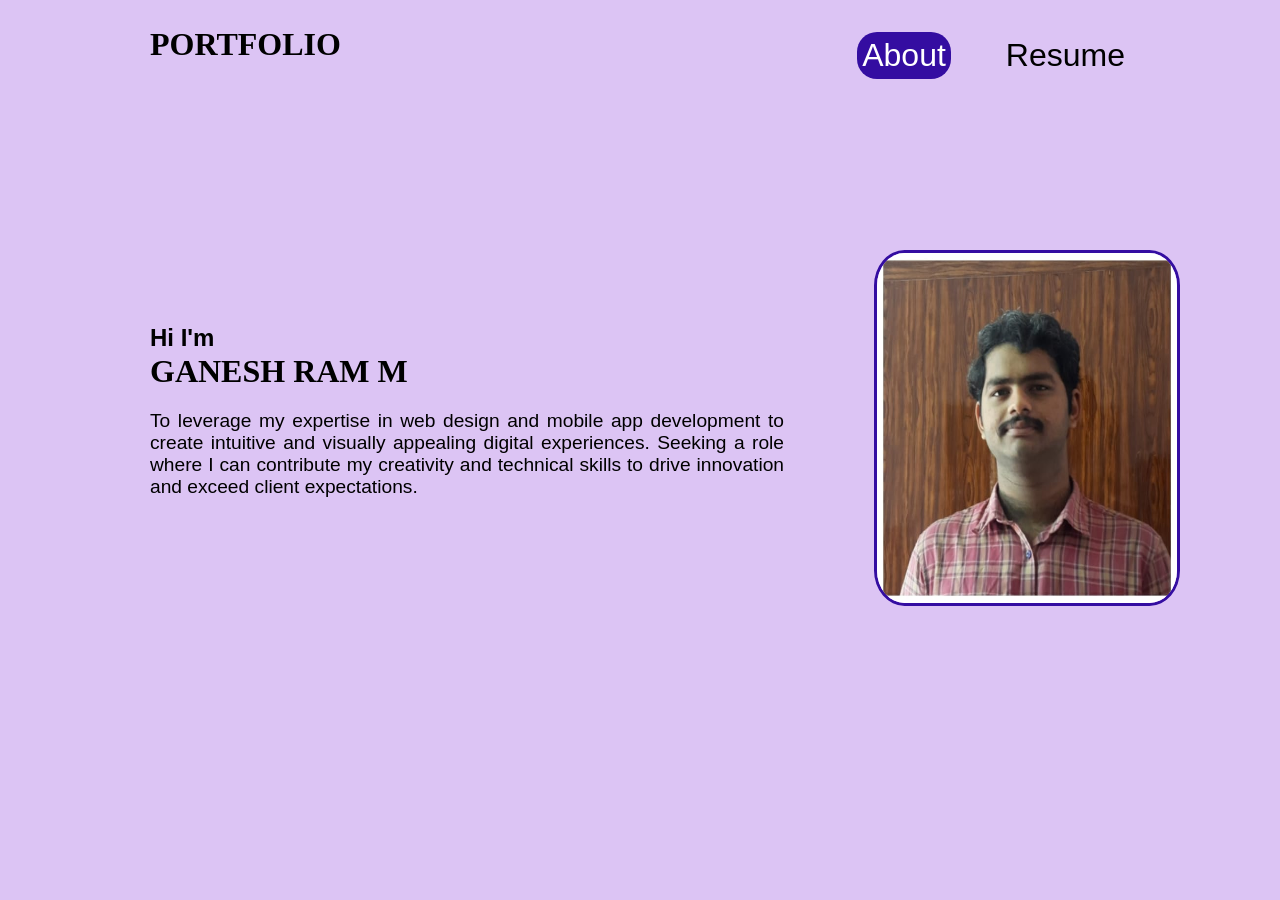
<file: about.html>
<!DOCTYPE html>
<html lang="en">
<head>
    <meta charset="UTF-8">
    <meta name="viewport" content="width=device-width, initial-scale=1.0">
    <title>PORTFOLIO</title>
    <link rel="stylesheet" href="about.css">
</head>
<body>
    <div class="navbar" id="nav">
        <h1>PORTFOLIO</h1>
        <a href="#"><ul>
            <li class="active" style="text-decoration-line: none;">About</li>
            <a href="resume.html" style="text-decoration-line: none; color: black;"><li >Resume</li></a>  
        </ul>
        
    </div>
    <div class="about">
        
        <div class="cont">
            <h3 style="margin-bottom:-20px">Hi I'm</h3>
            <h1 style="margin-bottom:5px">GANESH RAM M</h1>
            <p> To leverage my expertise in web design and mobile app development to create intuitive and visually appealing digital experiences. Seeking a role where I can contribute my creativity and technical skills to drive innovation and exceed client expectations.</p>
        </div>
        <img src="profile.jpg" alt="Profile photo">
    </div>
    
</body>
</html>
</file>
<file: about.css>
body{
            
    margin: 0;
    padding: 0;;
    background-color: rgb(220, 196, 244);
    overflow: hidden;
    
}

a{
    text-decoration: none;
}

h3{
    font-size: x-large;
}

div.navbar{
    position: fixed;
    display: flex;
    width: 100%;
    /* background-color: brown; */
    justify-content: space-between;           

}
.navbar  ul {
    list-style: none;
    display: flex;
    /* display: inline-flex; */
    float: right; 
    /* margin-right: 100px; */
    /* padding-right: 50px;  */
    /* text-decoration-line: none; */
    color: black;
    /* background-color: rgb(52, 13, 161); */
    font-size: xx-large;
    font-weight: 300;
    font-family: "Poppins", sans-serif;
    margin-right:100px;        
      
}
#nav li{
    margin-right:50px; 
    padding: 5px;
}
#nav li.active{
    /* font-size: large;
    font-weight: 300;
    font-family: "Poppins", sans-serif;
    margin-right:50px; 
    text-decoration: none; */
    text-decoration-line: none;
    color: white;
    background-color: rgb(52, 13, 161);
    /* margin-right:50px; 
    padding: 5px; */
    border-radius: 20px;
}
#nav li:hover{
    color: white;
    background-color: rgb(52, 13, 161);
    border-radius: 20px;

}
.navbar h1{
    margin-left: 150px;
    padding-top: 5px;
    font-family: leage sparton;

}
.about{
    font-family: 'Segoe UI', Tahoma, Geneva, Verdana, sans-serif;
    padding-top: 250px;
    display: flex;
    justify-content: space-between;
}
.about .cont{
    margin-left: 150px;
    margin-top:50px ;
    text-align: justify;
    width: 800px;
}
img{
    margin-left: 90px;
    margin-right: 100px;
    border-radius: 50%;
    border: 3px  solid rgb(52, 13, 161);
    height: 350px;
    width: 300px;
    border-radius: 10%;

}

.about h1{
    font-family: Cambria, Cochin, Georgia, Times, 'Times New Roman', serif;
}

.cont p{
    font-weight: 500;
    font-size: larger;
}

.about img:hover{
    animation: bounce 0.9s infinite;
}


@keyframes bounce {
    0%{
        transform: translateY(0);
    }
    40%{
        transform: translateY(-3px);
    }
    60%{
        transform: translateY(30px);
    }
}

@media screen and (max-width: 600px) {
    
    body{
        width: fit-content;
        height: 500px;
        
    }
    .navbar h1{
        margin-left: 73px ;
    }
    .navbar{
        top: 10px;
        margin-top: 20px;
    }
    .about{
        margin-top: 50px;
        font-family: Arial, Helvetica, sans-serif;
        /* margin-top: 120px; */

    }
    .about .cont{
        margin-top: -22px;
        margin-left: 70px;
        width: 350px;
        margin-right: 50px;
    }
    img{
        margin-left: 20px;
    }
}
</file>
